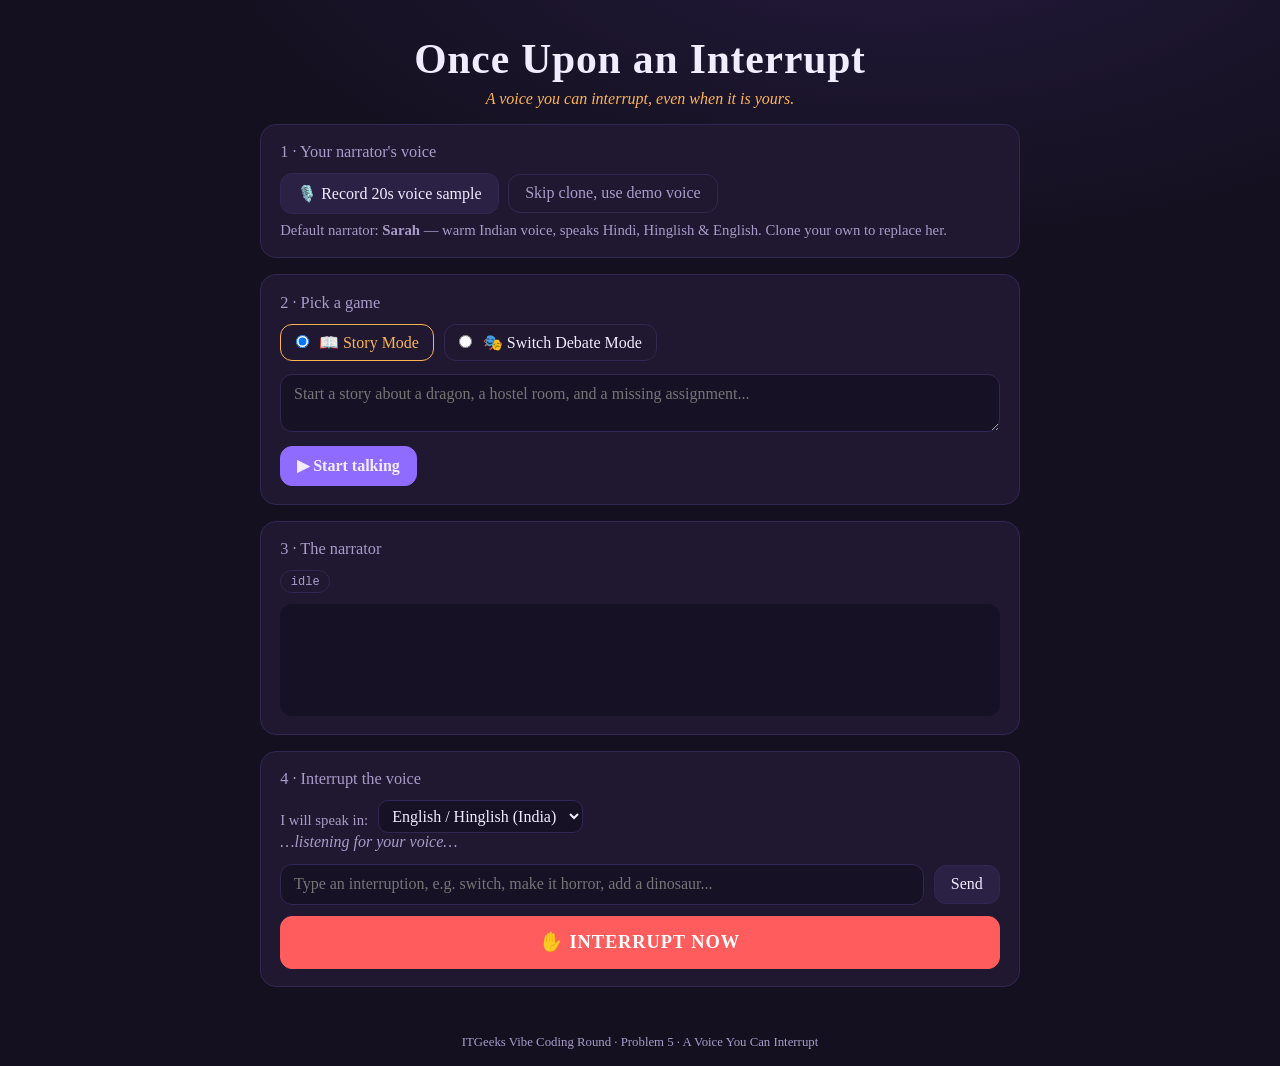
<file: docs/index.html>
<!DOCTYPE html>
<html lang="en">
<head>
  <meta charset="UTF-8" />
  <meta name="viewport" content="width=device-width, initial-scale=1.0" />
  <title>Once Upon an Interrupt</title>
  <link rel="stylesheet" href="styles.css" />
</head>
<body>
  <header>
    <h1>Once Upon an Interrupt</h1>
    <p class="subtitle">A voice you can interrupt, even when it is yours.</p>
  </header>

  <main>
    <!-- 1 · Setup / voice clone -->
    <section class="card" id="setup-card">
      <h2>1 · Your narrator's voice</h2>
      <div class="row">
        <button id="record-btn" class="btn">🎙️ Record 20s voice sample</button>
        <button id="skip-clone-btn" class="btn ghost">Skip clone, use demo voice</button>
      </div>
      <p id="clone-status" class="status-line">Default narrator: <strong>Sarah</strong> — warm Indian voice, speaks Hindi, Hinglish &amp; English. Clone your own to replace her.</p>
    </section>

    <!-- 2 · Mode -->
    <section class="card" id="mode-card">
      <h2>2 · Pick a game</h2>
      <div class="row modes">
        <label class="mode-option">
          <input type="radio" name="mode" value="story" checked />
          <span>📖 Story Mode</span>
        </label>
        <label class="mode-option">
          <input type="radio" name="mode" value="debate" />
          <span>🎭 Switch Debate Mode</span>
        </label>
      </div>
      <textarea id="prompt-input" rows="2"
        placeholder="Start a story about a dragon, a hostel room, and a missing assignment..."></textarea>
      <button id="start-btn" class="btn primary">▶ Start talking</button>
    </section>

    <!-- 3 · Live narrator -->
    <section class="card" id="narrator-card">
      <h2>3 · The narrator</h2>
      <div class="badges">
        <span class="badge" id="status-badge">idle</span>
        <span class="badge hidden" id="mic-badge">Mic active</span>
        <span class="badge hidden" id="voice-badge">Browser voice</span>
      </div>
      <div id="transcript" class="transcript" aria-live="polite"></div>
      <p id="interrupt-point" class="status-line hidden"></p>
    </section>

    <!-- 4 · Interrupt controls -->
    <section class="card" id="interrupt-card">
      <h2>4 · Interrupt the voice</h2>
      <div class="row">
        <label class="status-line" for="lang-select">I will speak in:</label>
        <select id="lang-select">
          <option value="en-IN" selected>English / Hinglish (India)</option>
          <option value="hi-IN">हिन्दी</option>
        </select>
      </div>
      <p id="interim" class="interim">…listening for your voice…</p>
      <div class="row">
        <input type="text" id="text-input"
          placeholder="Type an interruption, e.g. switch, make it horror, add a dinosaur..." />
        <button id="send-btn" class="btn">Send</button>
      </div>
      <button id="interrupt-btn" class="btn danger big">✋ INTERRUPT NOW</button>
    </section>
  </main>

  <footer>
    <p>ITGeeks Vibe Coding Round · Problem 5 · A Voice You Can Interrupt</p>
  </footer>

  <script src="app.js"></script>
</body>
</html>
</file>
<file: docs/styles.css>
:root {
  --bg: #14101f;
  --card: #1f1830;
  --card-edge: #322752;
  --ink: #f2ecff;
  --ink-dim: #a99cc9;
  --accent: #ffb454;
  --accent-2: #8f6bff;
  --danger: #ff5d5d;
  --ok: #52d49b;
  --radius: 16px;
  font-size: 16px;
}

* { box-sizing: border-box; margin: 0; padding: 0; }

body {
  background: radial-gradient(1200px 600px at 70% -10%, #241a3d 0%, var(--bg) 60%);
  color: var(--ink);
  font-family: Georgia, "Times New Roman", serif;
  min-height: 100vh;
  display: flex;
  flex-direction: column;
}

header { text-align: center; padding: 2.2rem 1rem 1rem; }
h1 { font-size: clamp(1.6rem, 5vw, 2.6rem); letter-spacing: 0.02em; }
.subtitle { color: var(--accent); font-style: italic; margin-top: 0.4rem; }

main {
  width: min(760px, 94vw);
  margin: 0 auto;
  display: grid;
  gap: 1rem;
  padding-bottom: 2rem;
  flex: 1;
}

.card {
  background: var(--card);
  border: 1px solid var(--card-edge);
  border-radius: var(--radius);
  padding: 1.1rem 1.2rem;
}
.card h2 { font-size: 1.02rem; color: var(--ink-dim); font-weight: normal; margin-bottom: 0.7rem; }

.row { display: flex; gap: 0.6rem; flex-wrap: wrap; align-items: center; }

.btn {
  font: inherit;
  touch-action: manipulation;
  -webkit-tap-highlight-color: rgba(255, 180, 84, 0.35);
  border: 1px solid var(--card-edge);
  background: #2a2144;
  color: var(--ink);
  padding: 0.6rem 1rem;
  border-radius: 12px;
  cursor: pointer;
  transition: transform 0.05s ease, background 0.15s ease;
}
.btn:hover { background: #352a55; }
.btn:active { transform: scale(0.98); }
.btn.primary { background: var(--accent-2); border-color: var(--accent-2); font-weight: bold; }
.btn.ghost { background: transparent; color: var(--ink-dim); }
.btn.danger {
  background: var(--danger);
  border-color: var(--danger);
  color: #fff;
  font-weight: bold;
}
.btn.big { width: 100%; padding: 0.9rem; font-size: 1.15rem; margin-top: 0.7rem; letter-spacing: 0.05em; }
.btn:disabled { opacity: 0.45; cursor: not-allowed; }

select {
  font: inherit;
  background: #171126;
  color: var(--ink);
  border: 1px solid var(--card-edge);
  border-radius: 10px;
  padding: 0.35rem 0.6rem;
}

textarea, input[type="text"] {
  font: inherit;
  width: 100%;
  background: #171126;
  color: var(--ink);
  border: 1px solid var(--card-edge);
  border-radius: 12px;
  padding: 0.65rem 0.8rem;
  margin: 0.6rem 0;
  resize: vertical;
}
#text-input { flex: 1; margin: 0; }

.status-line { color: var(--ink-dim); font-size: 0.92rem; margin-top: 0.55rem; }

.badges { display: flex; gap: 0.45rem; flex-wrap: wrap; margin-bottom: 0.7rem; }
.badge {
  font-family: ui-monospace, monospace;
  font-size: 0.75rem;
  padding: 0.2rem 0.6rem;
  border-radius: 999px;
  border: 1px solid var(--card-edge);
  color: var(--ink-dim);
}
.badge.live { border-color: var(--ok); color: var(--ok); }
.badge.speaking { border-color: var(--accent); color: var(--accent); }
.badge.interrupted { border-color: var(--danger); color: var(--danger); }
.hidden { display: none; }

.transcript {
  min-height: 7rem;
  max-height: 40vh;
  overflow-y: auto;
  background: #171126;
  border-radius: 12px;
  padding: 0.8rem 0.9rem;
  line-height: 1.55;
}
.transcript .narrator { color: var(--ink); margin-bottom: 0.6rem; }
.transcript .narrator .spoken { color: var(--accent); }
.transcript .listener { color: var(--ok); font-style: italic; margin-bottom: 0.6rem; }
.transcript .cutmark { color: var(--danger); font-weight: bold; }

.interim { color: var(--ink-dim); font-style: italic; min-height: 1.4em; margin-bottom: 0.55rem; }

.modes { margin-bottom: 0.2rem; }
.mode-option {
  border: 1px solid var(--card-edge);
  border-radius: 12px;
  padding: 0.5rem 0.9rem;
  cursor: pointer;
  user-select: none;
}
.mode-option:has(input:checked) { border-color: var(--accent); color: var(--accent); }
.mode-option input { margin-right: 0.4rem; }

footer { text-align: center; color: var(--ink-dim); font-size: 0.8rem; padding: 1rem; }

@media (max-width: 560px) {
  .row { flex-direction: column; align-items: stretch; }
  .mode-option { text-align: center; }
}
</file>
